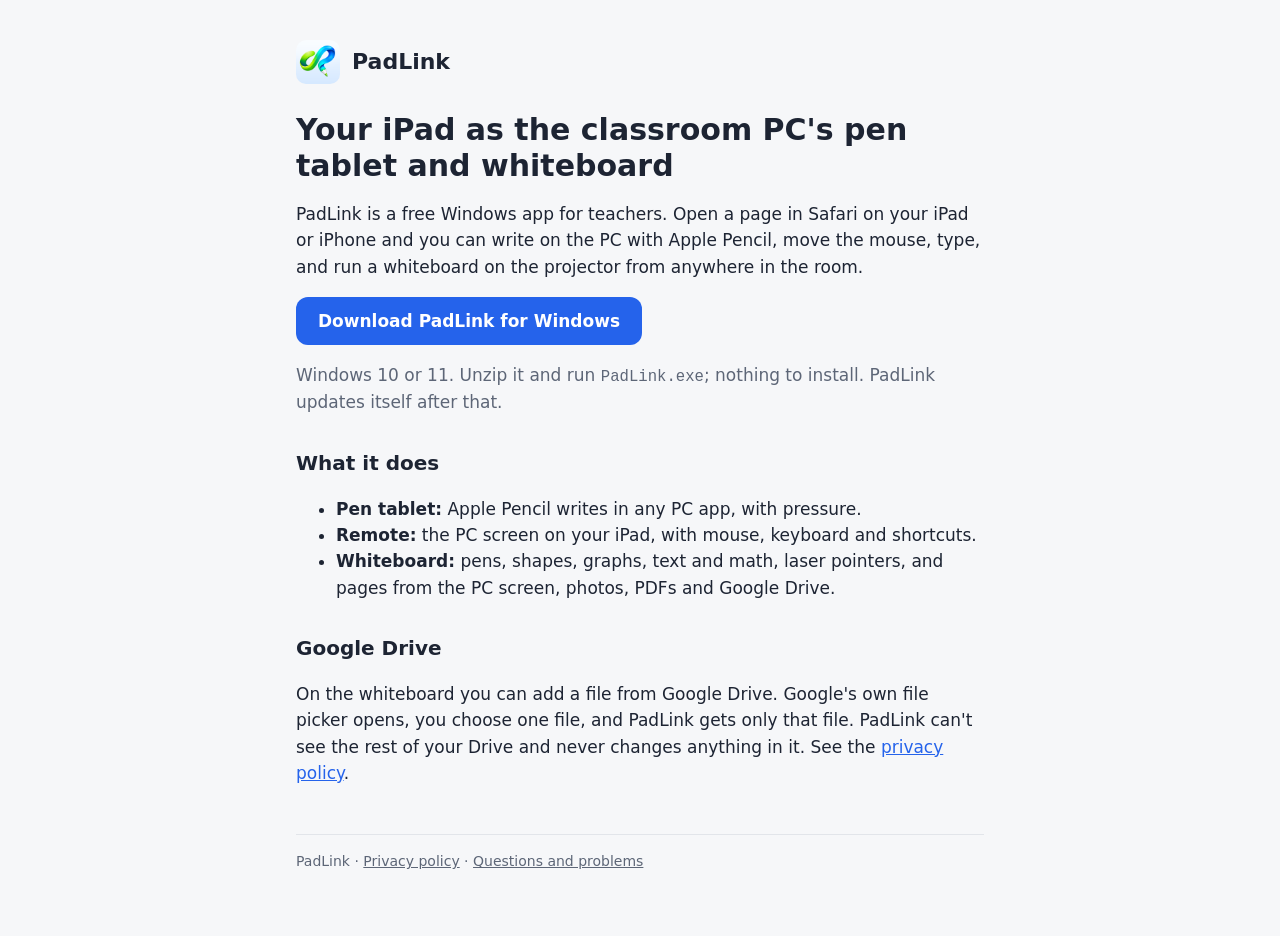
<file: index.html>
<!doctype html>
<html lang="en">
<head>
<meta charset="utf-8">
<meta name="viewport" content="width=device-width, initial-scale=1">
<title>PadLink</title>
<meta name="description" content="PadLink turns an iPad and Apple Pencil into a pen tablet, remote and whiteboard for a classroom Windows PC.">
<link rel="icon" href="icon.png">
<link rel="stylesheet" href="style.css">
</head>
<body>
<main>
  <header class="site"><img src="icon.png" alt=""><a href="./">PadLink</a></header>

  <h1>Your iPad as the classroom PC's pen tablet and whiteboard</h1>
  <p>PadLink is a free Windows app for teachers. Open a page in Safari on your iPad or iPhone and you can write on the
    PC with Apple Pencil, move the mouse, type, and run a whiteboard on the projector from anywhere in the room.</p>

  <p><a class="button" href="https://github.com/Larogoth/PadLink-releases/releases/latest/download/PadLink.zip">Download PadLink for Windows</a></p>
  <p class="muted">Windows 10 or 11. Unzip it and run <code>PadLink.exe</code>; nothing to install. PadLink updates itself after that.</p>

  <h2>What it does</h2>
  <ul>
    <li><b>Pen tablet:</b> Apple Pencil writes in any PC app, with pressure.</li>
    <li><b>Remote:</b> the PC screen on your iPad, with mouse, keyboard and shortcuts.</li>
    <li><b>Whiteboard:</b> pens, shapes, graphs, text and math, laser pointers, and pages from the PC screen, photos,
      PDFs and Google Drive.</li>
  </ul>

  <h2>Google Drive</h2>
  <p>On the whiteboard you can add a file from Google Drive. Google's own file picker opens, you choose one file, and
    PadLink gets only that file. PadLink can't see the rest of your Drive and never changes anything in it.
    See the <a href="privacy.html">privacy policy</a>.</p>

  <footer class="site">PadLink · <a href="privacy.html">Privacy policy</a> · <a href="https://github.com/Larogoth/PadLink-releases/issues">Questions and problems</a></footer>
</main>
</body>
</html>
</file>
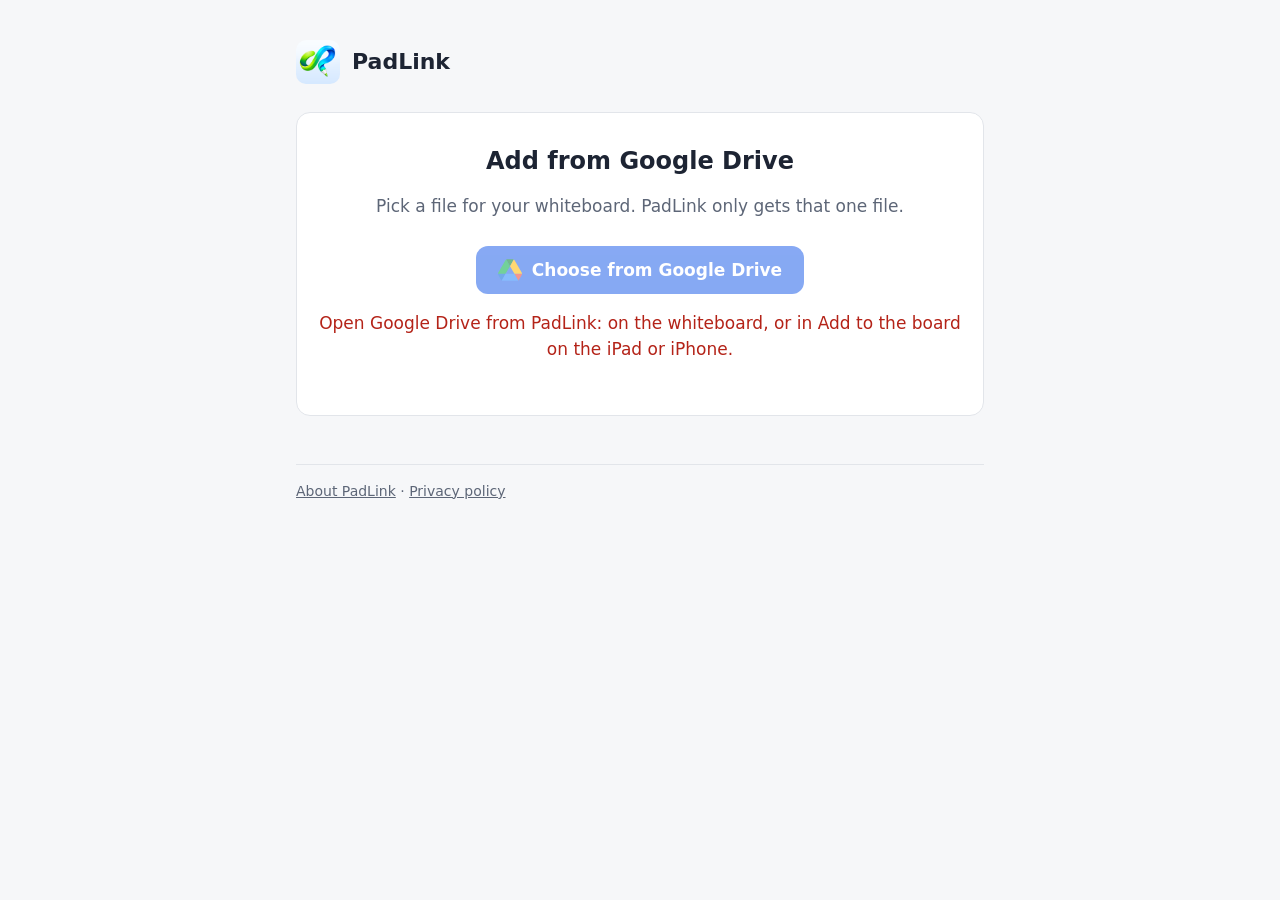
<file: picker/index.html>
<!doctype html>
<html lang="en">
<head>
<meta charset="utf-8">
<meta name="viewport" content="width=device-width, initial-scale=1">
<!-- Only the site (https://larogoth.github.io/) goes to Google: the API key is limited to it. -->
<meta name="referrer" content="strict-origin">
<title>PadLink · Google Drive</title>
<link rel="icon" href="../icon.png">
<link rel="stylesheet" href="../style.css">
<style>
  .pick { text-align: center; padding: 34px 22px; }
  .pick h1 { font-size: 24px; }
  .pick .button { margin-top: 10px; min-width: 260px; }
  #where { font-size: 14px; margin-top: 18px; }
  #msg { margin-top: 16px; }
  #msg.warn { color: var(--warn); }
  .link { border: 0; background: none; padding: 6px; color: var(--blue); font: inherit; font-size: 15px; text-decoration: underline; cursor: pointer; }
  .link[hidden] { display: none; }
  .done { display: none; }
  body.is-done .pick-start { display: none; }
  body.is-done .done { display: block; }
  .list-box { display: none; text-align: left; margin: 6px 0 14px; }
  body.has-files .list-box { display: block; }
  body.has-files .intro { display: none; }
  .tools { display: flex; gap: 8px; }
  .tools input, .tools select { height: 44px; border-radius: 12px; border: 1px solid var(--line); background: var(--bg); color: var(--ink); font: inherit; font-size: 16px; padding: 0 12px; }
  .tools input { flex: 1; min-width: 0; }
  /* Grid or list, remembered in this browser */
  .views { display: flex; flex: none; border: 1px solid var(--line); border-radius: 12px; overflow: hidden; }
  .views button { width: 44px; height: 42px; border: 0; background: var(--bg); color: var(--muted); display: grid; place-items: center; cursor: pointer; padding: 0; }
  .views button + button { border-left: 1px solid var(--line); }
  .views button[aria-pressed="true"] { background: var(--blue); color: var(--blue-ink); }
  .views svg { width: 20px; height: 20px; fill: none; stroke: currentColor; stroke-width: 2; stroke-linecap: round; stroke-linejoin: round; }
  #files.grid { display: grid; grid-template-columns: repeat(auto-fill, minmax(140px, 1fr)); gap: 10px; padding-top: 10px; border-top: 0; align-content: start; }
  #files.grid .file { flex-direction: column; align-items: flex-start; gap: 10px; padding: 12px; border: 1px solid var(--line); border-radius: 14px; }
  #files.grid .badge { width: 52px; height: 62px; font-size: 10px; }
  #files.grid .file .text { width: 100%; }
  #files.grid .file b { white-space: normal; display: -webkit-box; -webkit-line-clamp: 2; -webkit-box-orient: vertical; line-height: 1.3; }
  #files.grid .none { grid-column: 1 / -1; }
  #chips { display: flex; flex-wrap: wrap; gap: 8px; margin: 10px 0 6px; }
  .chip { height: 34px; padding: 0 14px; border-radius: 17px; border: 0; background: var(--bg); color: var(--ink); font: inherit; font-size: 14px; font-weight: 600; cursor: pointer; }
  .chip i { font-style: normal; font-weight: 400; color: var(--muted); margin-left: 2px; }
  .chip.on { background: var(--blue); color: var(--blue-ink); }
  .chip.on i { color: inherit; opacity: .8; }
  #count { font-size: 13px; margin: 6px 2px; }
  #files { max-height: min(52vh, 460px); overflow-y: auto; -webkit-overflow-scrolling: touch; border-top: 1px solid var(--line); }
  .file { display: flex; align-items: center; gap: 12px; width: 100%; padding: 10px 6px; border: 0; border-bottom: 1px solid var(--line); background: none; color: var(--ink); font: inherit; text-align: left; cursor: pointer; }
  .file:active { background: var(--bg); }
  .badge { width: 40px; height: 48px; border-radius: 6px; display: grid; place-items: center; flex: none; color: #fff; font-size: 9px; font-weight: 800; letter-spacing: .02em; }
  .k-pdf { background: #e03131; } .k-slides { background: #f59f00; } .k-docs { background: #4285f4; } .k-sheets { background: #0f9d58; }
  .k-drawings { background: #d6336c; } .k-pictures { background: #1971c2; } .k-other { background: #868e96; }
  .file .text { display: flex; flex-direction: column; min-width: 0; }
  .file b { font-size: 16px; font-weight: 600; overflow: hidden; text-overflow: ellipsis; white-space: nowrap; }
  .file small { font-size: 13px; color: var(--muted); }
  .none { padding: 14px 4px; }
  .account { margin: 14px 0 0; font-size: 15px; color: var(--muted); overflow-wrap: anywhere; }
  .account[hidden] { display: none; }
  .account b { color: var(--ink); font-weight: 600; }
  /* With the list: account, then the new-file button, then the list, so nothing hides under the phone's toolbars */
  body.has-files .pick-start { display: flex; flex-direction: column; align-items: center; }
  body.has-files .pick-start > h1 { order: 0; margin-bottom: 4px; }
  body.has-files #account { order: 1; margin-top: 0; }
  body.has-files .switch-row { order: 2; margin: 0; }
  body.has-files #open { order: 3; }
  body.has-files #msg { order: 4; }
  body.has-files .list-box { order: 5; align-self: stretch; margin-top: 14px; }
  body.has-files #where { order: 6; }
  @media (max-width: 600px) {
    body.has-files .pick { padding: 20px 14px; }
    body.has-files .pick-start > h1 { font-size: 21px; }
    body.has-files #open { min-width: 0; width: 100%; font-size: 16px; padding-left: 12px; padding-right: 12px; }
    #files { max-height: none; overflow: visible; } /* the page scrolls, not a box inside it */
    .tools select { flex: none; }
    .tools { flex-wrap: wrap; }
    .tools input { flex-basis: 100%; }
    .tools select { flex: 1; }
    #files.grid { grid-template-columns: repeat(2, minmax(0, 1fr)); }
  }
</style>
</head>
<body>
<main>
  <header class="site"><img src="../icon.png" alt=""><a href="../">PadLink</a></header>

  <div class="card pick">
    <div class="pick-start">
      <h1>Add from Google Drive</h1>
      <p class="muted intro">Pick a file for your whiteboard. PadLink only gets that one file.</p>
      <div class="list-box">
        <div class="tools">
          <input id="find" type="search" placeholder="Search your files" autocomplete="off" spellcheck="false">
          <select id="sort" aria-label="Sort"><option value="name">Name A–Z</option><option value="recent">Recent</option></select>
          <div class="views" role="group" aria-label="View">
            <button type="button" id="viewGrid" title="Grid" aria-label="Grid" aria-pressed="false"><svg viewBox="0 0 24 24"><rect x="4" y="4" width="7" height="7" rx="1.5"/><rect x="13" y="4" width="7" height="7" rx="1.5"/><rect x="4" y="13" width="7" height="7" rx="1.5"/><rect x="13" y="13" width="7" height="7" rx="1.5"/></svg></button>
            <button type="button" id="viewList" title="List" aria-label="List" aria-pressed="true"><svg viewBox="0 0 24 24"><path d="M9 6h11M9 12h11M9 18h11"/><circle cx="4.5" cy="6" r="1"/><circle cx="4.5" cy="12" r="1"/><circle cx="4.5" cy="18" r="1"/></svg></button>
          </div>
        </div>
        <div id="chips"></div>
        <p id="count" class="muted"></p>
        <div id="files"></div>
      </div>
      <button class="button" id="open" disabled>
        <svg viewBox="0 0 87.3 78" aria-hidden="true"><path d="m6.6 66.85 3.85 6.65c.8 1.4 1.95 2.5 3.3 3.3l13.75-23.8h-27.5c0 1.55.4 3.1 1.2 4.5z" fill="#0066da"/><path d="m43.65 25-13.75-23.8c-1.35.8-2.5 1.9-3.3 3.3l-25.4 44a9.06 9.06 0 0 0 -1.2 4.5h27.5z" fill="#00ac47"/><path d="m73.55 76.8c1.35-.8 2.5-1.9 3.3-3.3l1.6-2.75 7.65-13.25c.8-1.4 1.2-2.95 1.2-4.5h-27.502l5.852 11.5z" fill="#ea4335"/><path d="m43.65 25 13.75-23.8c-1.35-.8-2.9-1.2-4.5-1.2h-18.5c-1.6 0-3.15.45-4.5 1.2z" fill="#00832d"/><path d="m59.8 53h-32.3l-13.75 23.8c1.35.8 2.9 1.2 4.5 1.2h50.8c1.6 0 3.15-.45 4.5-1.2z" fill="#2684fc"/><path d="m73.4 26.5-12.7-22c-.8-1.4-1.95-2.5-3.3-3.3l-13.75 23.8 16.15 28h27.45c0-1.55-.4-3.1-1.2-4.5z" fill="#ffba00"/></svg>
        <span id="openLabel">Choose from Google Drive</span>
      </button>
      <p id="account" class="account" hidden>Google account: <b id="accountEmail"></b></p>
      <p id="msg" class="muted" hidden></p>
      <p class="switch-row"><button class="link" id="switch" hidden>Use a different Google account</button></p>
      <p id="where" class="muted"></p>
    </div>
    <div class="done">
      <h1>Sending it to PadLink…</h1>
    </div>
  </div>

  <footer class="site"><a href="../">About PadLink</a> · <a href="../privacy.html">Privacy policy</a></footer>
</main>

<script src="config.js"></script>
<script src="picker.js"></script>
<script src="https://accounts.google.com/gsi/client" async onload="PadLinkPicker.gisLoaded()"></script>
<script src="https://apis.google.com/js/api.js" async onload="PadLinkPicker.gapiLoaded()"></script>
</body>
</html>
</file>
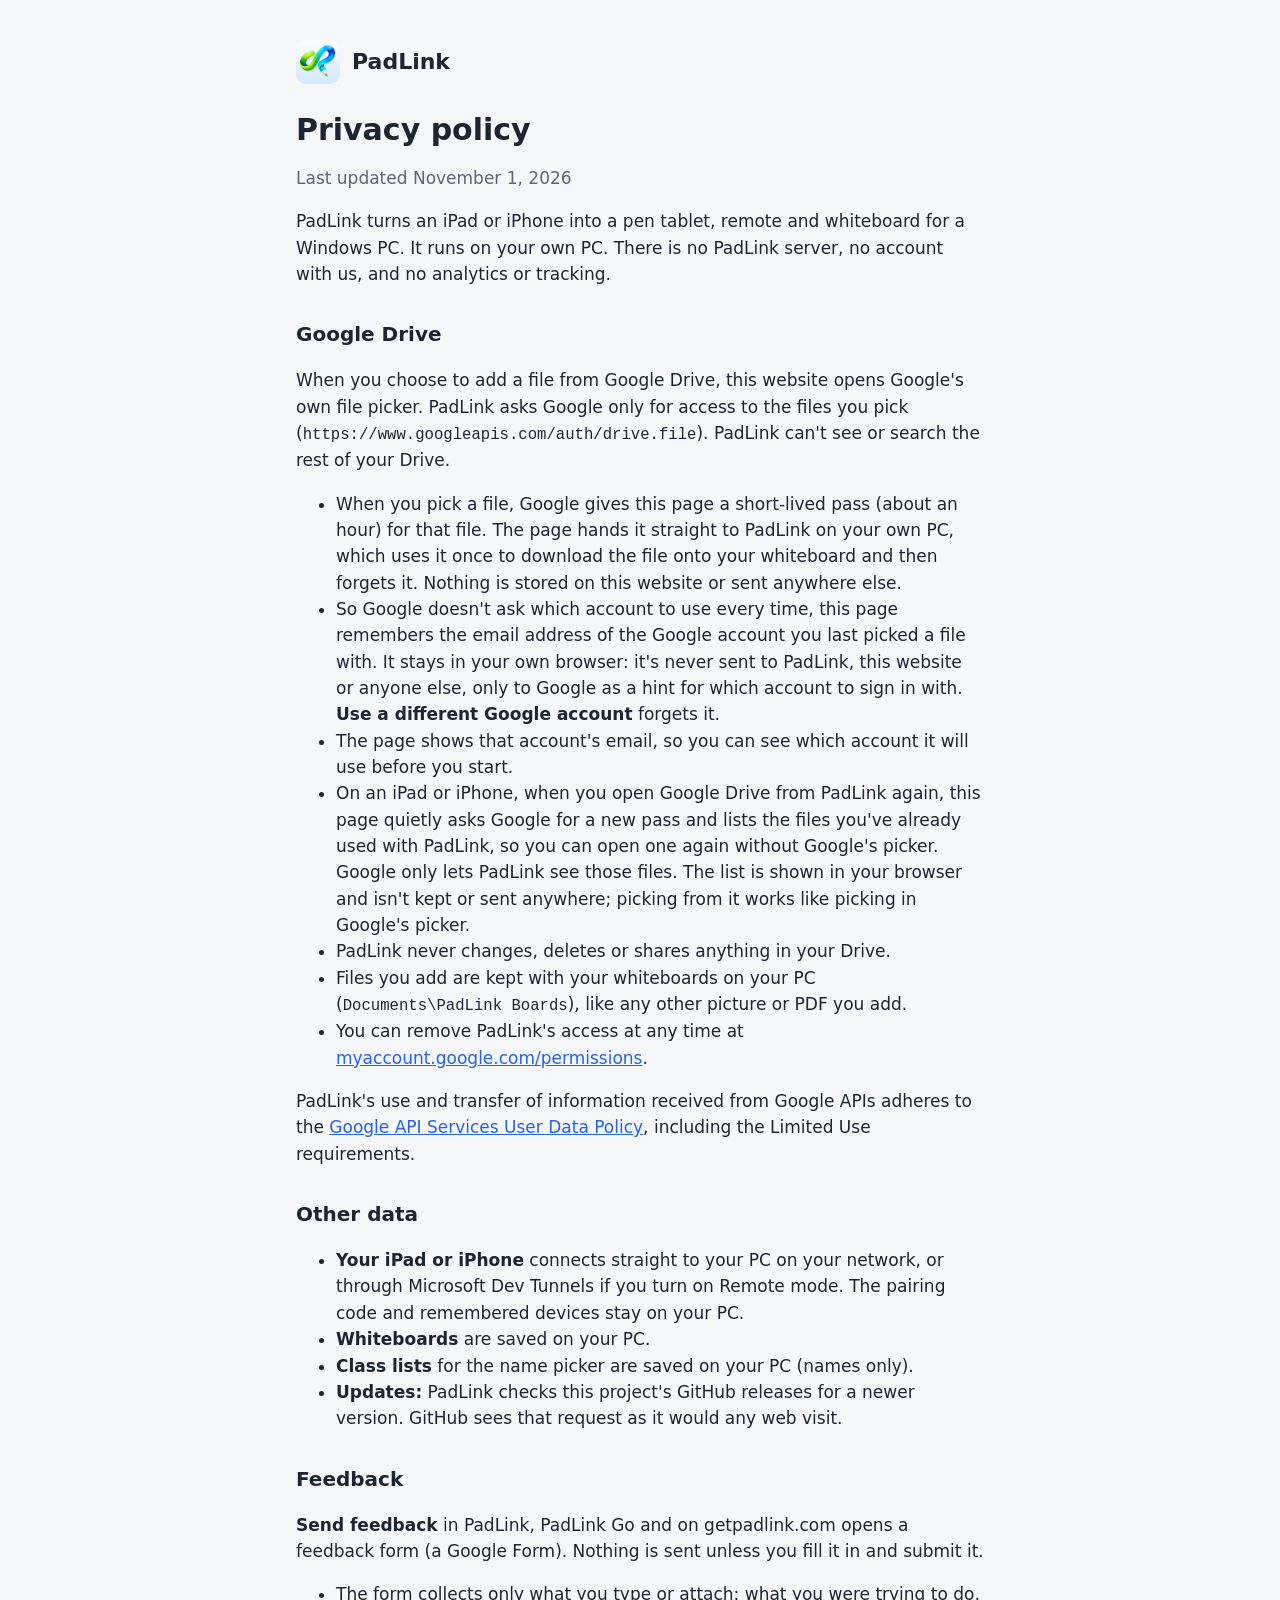
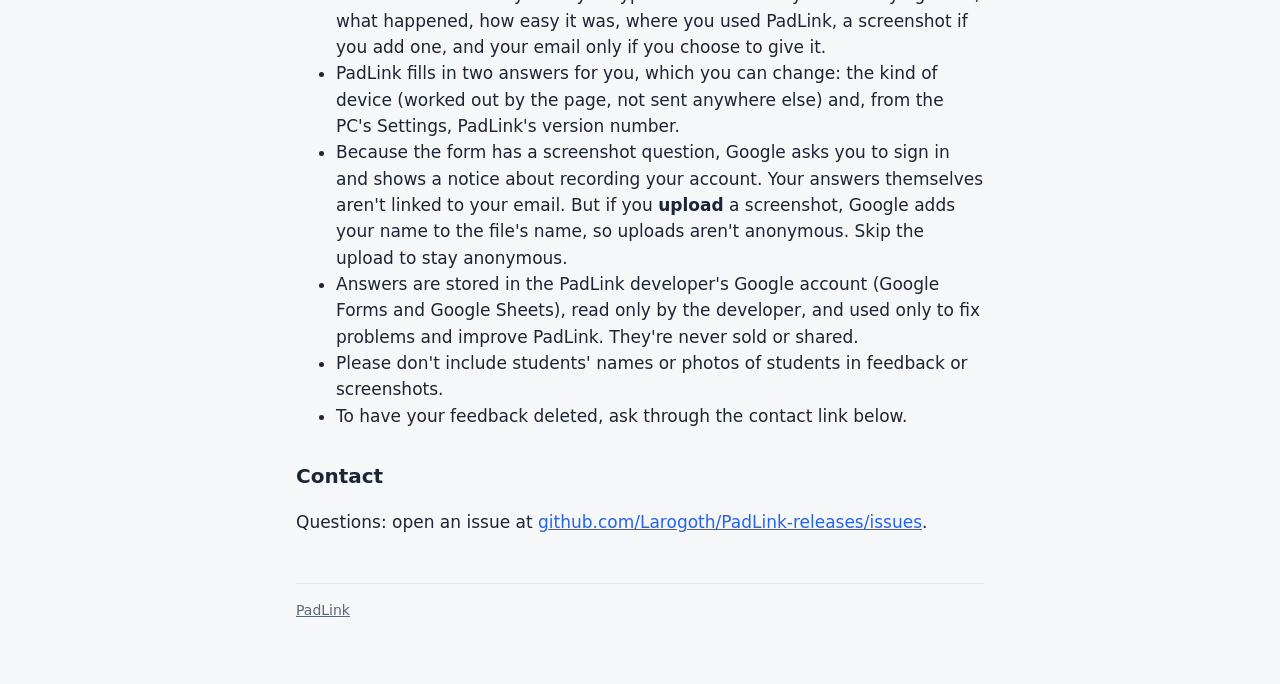
<file: privacy.html>
<!doctype html>
<html lang="en">
<head>
<meta charset="utf-8">
<meta name="viewport" content="width=device-width, initial-scale=1">
<title>PadLink privacy policy</title>
<link rel="icon" href="icon.png">
<link rel="stylesheet" href="style.css">
</head>
<body>
<main>
  <header class="site"><img src="icon.png" alt=""><a href="./">PadLink</a></header>

  <h1>Privacy policy</h1>
  <p class="muted">Last updated November 1, 2026</p>

  <p>PadLink turns an iPad or iPhone into a pen tablet, remote and whiteboard for a Windows PC. It runs on your own PC.
    There is no PadLink server, no account with us, and no analytics or tracking.</p>

  <h2>Google Drive</h2>
  <p>When you choose to add a file from Google Drive, this website opens Google's own file picker. PadLink asks Google
    only for access to the files you pick (<code>https://www.googleapis.com/auth/drive.file</code>). PadLink can't see
    or search the rest of your Drive.</p>
  <ul>
    <li>When you pick a file, Google gives this page a short-lived pass (about an hour) for that file. The page hands it
      straight to PadLink on your own PC, which uses it once to download the file onto your whiteboard and then forgets
      it. Nothing is stored on this website or sent anywhere else.</li>
    <li>So Google doesn't ask which account to use every time, this page remembers the email address of the Google
      account you last picked a file with. It stays in your own browser: it's never sent to PadLink, this website or
      anyone else, only to Google as a hint for which account to sign in with. <b>Use a different Google account</b>
      forgets it.</li>
    <li>The page shows that account's email, so you can see which account it will use before you start.</li>
    <li>On an iPad or iPhone, when you open Google Drive from PadLink again, this page quietly asks Google for a new pass and lists the
      files you've already used with PadLink, so you can open one again without Google's picker. Google only lets
      PadLink see those files. The list is shown in your browser and isn't kept or sent anywhere; picking from it
      works like picking in Google's picker.</li>
    <li>PadLink never changes, deletes or shares anything in your Drive.</li>
    <li>Files you add are kept with your whiteboards on your PC (<code>Documents\PadLink Boards</code>), like any other
      picture or PDF you add.</li>
    <li>You can remove PadLink's access at any time at
      <a href="https://myaccount.google.com/permissions">myaccount.google.com/permissions</a>.</li>
  </ul>
  <p>PadLink's use and transfer of information received from Google APIs adheres to the
    <a href="https://developers.google.com/terms/api-services-user-data-policy">Google API Services User Data Policy</a>,
    including the Limited Use requirements.</p>

  <h2>Other data</h2>
  <ul>
    <li><b>Your iPad or iPhone</b> connects straight to your PC on your network, or through Microsoft Dev Tunnels if you
      turn on Remote mode. The pairing code and remembered devices stay on your PC.</li>
    <li><b>Whiteboards</b> are saved on your PC.</li>
    <li><b>Class lists</b> for the name picker are saved on your PC (names only).</li>
    <li><b>Updates:</b> PadLink checks this project's GitHub releases for a newer version. GitHub sees that request as
      it would any web visit.</li>
  </ul>

  <h2 id="feedback">Feedback</h2>
  <p><b>Send feedback</b> in PadLink, PadLink Go and on getpadlink.com opens a feedback form (a Google Form). Nothing is
    sent unless you fill it in and submit it.</p>
  <ul>
    <li>The form collects only what you type or attach: what you were trying to do, what happened, how easy it was,
      where you used PadLink, a screenshot if you add one, and your email only if you choose to give it.</li>
    <li>PadLink fills in two answers for you, which you can change: the kind of device (worked out by the page, not
      sent anywhere else) and, from the PC's Settings, PadLink's version number.</li>
    <li>Because the form has a screenshot question, Google asks you to sign in and shows a notice about recording
      your account. Your answers themselves aren't linked to your email. But if you <b>upload</b> a screenshot, Google
      adds your name to the file's name, so uploads aren't anonymous. Skip the upload to stay anonymous.</li>
    <li>Answers are stored in the PadLink developer's Google account (Google Forms and Google Sheets), read only by the
      developer, and used only to fix problems and improve PadLink. They're never sold or shared.</li>
    <li>Please don't include students' names or photos of students in feedback or screenshots.</li>
    <li>To have your feedback deleted, ask through the contact link below.</li>
  </ul>

  <h2>Contact</h2>
  <p>Questions: open an issue at
    <a href="https://github.com/Larogoth/PadLink-releases/issues">github.com/Larogoth/PadLink-releases/issues</a>.</p>

  <footer class="site"><a href="./">PadLink</a></footer>
</main>
</body>
</html>
</file>
<file: style.css>
:root {
  --bg: #f6f7f9;
  --card: #ffffff;
  --ink: #1d2433;
  --muted: #5d6677;
  --line: #e2e5ea;
  --blue: #2563eb;
  --blue-ink: #ffffff;
  --warn: #b42318;
  color-scheme: light dark;
}
@media (prefers-color-scheme: dark) {
  :root {
    --bg: #14161a;
    --card: #1d2026;
    --ink: #e9ecf1;
    --muted: #a3abb8;
    --line: #2e333b;
    --blue: #5b8cff;
    --blue-ink: #0b1020;
    --warn: #ff8a7a;
  }
}
* { box-sizing: border-box; }
html { -webkit-text-size-adjust: 100%; }
body {
  margin: 0;
  background: var(--bg);
  color: var(--ink);
  font: 17px/1.55 system-ui, -apple-system, "Segoe UI", Roboto, sans-serif;
}
main { max-width: 720px; margin: 0 auto; padding: 40px 16px 64px; }
header.site { display: flex; align-items: center; gap: 12px; margin-bottom: 28px; }
header.site img { width: 44px; height: 44px; border-radius: 10px; }
header.site a { color: inherit; text-decoration: none; font-weight: 700; font-size: 22px; }
h1 { font-size: 30px; line-height: 1.2; margin: 0 0 12px; }
h2 { font-size: 20px; margin: 32px 0 8px; }
p, li { color: var(--ink); }
.muted { color: var(--muted); }
a { color: var(--blue); }
.card {
  background: var(--card);
  border: 1px solid var(--line);
  border-radius: 14px;
  padding: 22px;
  margin: 18px 0;
}
.button {
  display: inline-flex; align-items: center; justify-content: center; gap: 10px;
  min-height: 48px; padding: 0 22px;
  border: 0; border-radius: 12px;
  background: var(--blue); color: var(--blue-ink);
  font: inherit; font-weight: 600; text-decoration: none; cursor: pointer;
}
.button.quiet { background: transparent; color: var(--blue); border: 1px solid var(--line); }
.button[disabled] { opacity: .55; cursor: default; }
.button svg { width: 24px; height: 22px; flex: none; }
footer.site { margin-top: 48px; padding-top: 16px; border-top: 1px solid var(--line); font-size: 14px; color: var(--muted); }
footer.site a { color: var(--muted); }
code { font-size: 0.92em; }
</file>
